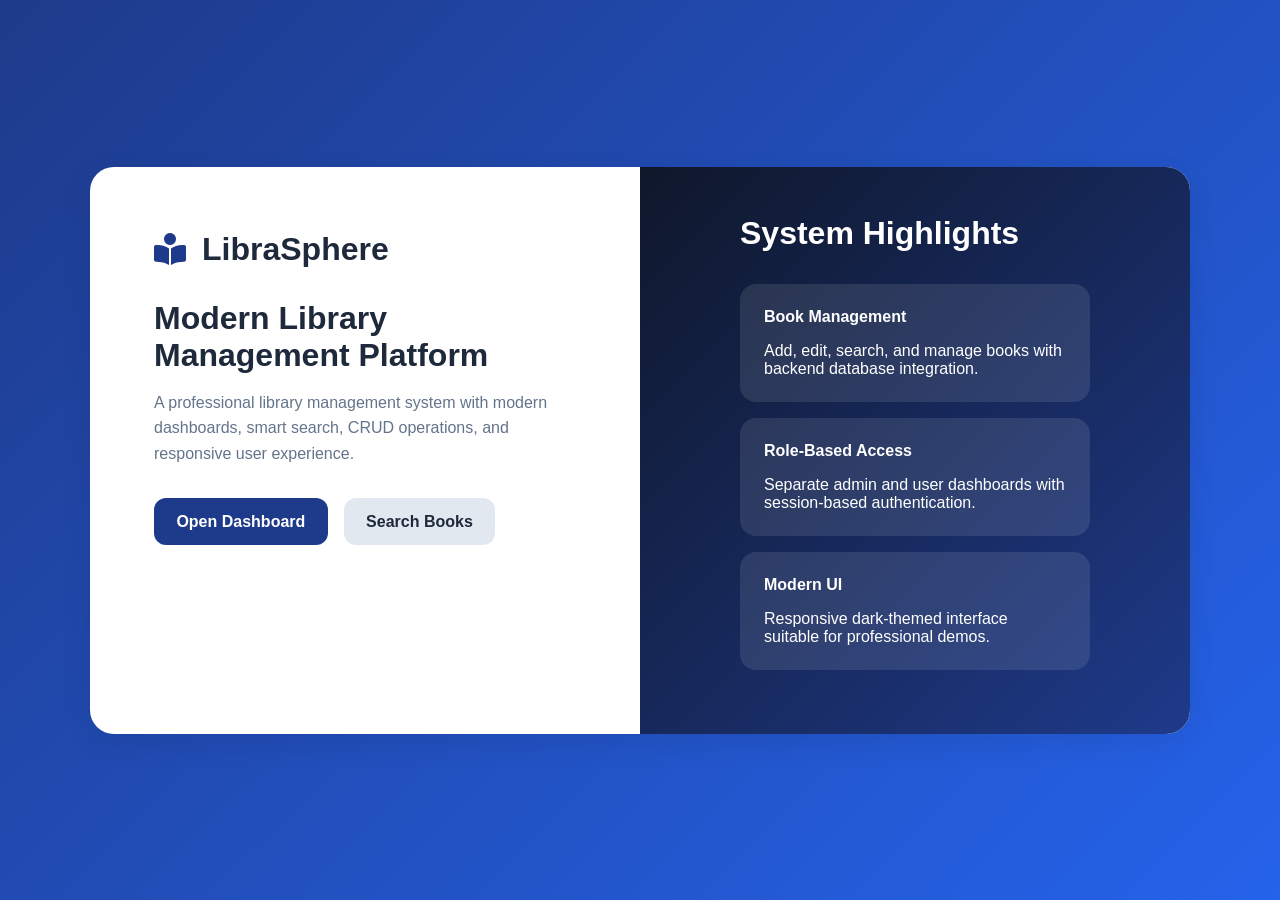
<file: ModernLibraryFrontend/index.html>
<!DOCTYPE html>
<html lang="en">

<head>

    <meta charset="UTF-8">

    <meta
        name="viewport"
        content="width=device-width, initial-scale=1.0"
    >

    <title>LibraSphere</title>

    <link
        rel="stylesheet"
        href="css/style.css"
    >

    <link
        rel="stylesheet"
        href="https://cdnjs.cloudflare.com/ajax/libs/font-awesome/6.5.2/css/all.min.css"
    >

</head>

<body class="login-body">

    <div class="login-container">

        <!-- LEFT -->

        <div class="login-left">

            <div class="brand">

                <i class="fa-solid fa-book-open-reader"></i>

                <h1>LibraSphere</h1>

            </div>

            <h2>
                Modern Library Management Platform
            </h2>

            <p class="subtitle">

                A professional library management system with
                modern dashboards, smart search, CRUD operations,
                and responsive user experience.

            </p>

            <div class="topbar-actions" style="margin-top:2rem;">

                <a
                    href="pages/login.html"
                    class="btn btn-primary"
                    style="text-decoration:none;"
                >
                    Open Dashboard
                </a>

                <a
                    href="pages/search-books.html"
                    class="btn btn-secondary"
                    style="text-decoration:none;"
                >
                    Search Books
                </a>

            </div>

        </div>

        <!-- RIGHT -->

        <div class="login-right">

            <div class="demo-card">

                <h3>System Highlights</h3>

                <div class="credential-box">

                    <h4>Book Management</h4>

                    <p>
                        Add, edit, search, and manage books
                        with backend database integration.
                    </p>

                </div>

                <div class="credential-box">

                    <h4>Role-Based Access</h4>

                    <p>
                        Separate admin and user dashboards
                        with session-based authentication.
                    </p>

                </div>

                <div class="credential-box">

                    <h4>Modern UI</h4>

                    <p>
                        Responsive dark-themed interface
                        suitable for professional demos.
                    </p>

                </div>

            </div>

        </div>

    </div>

</body>

</html>
</file>
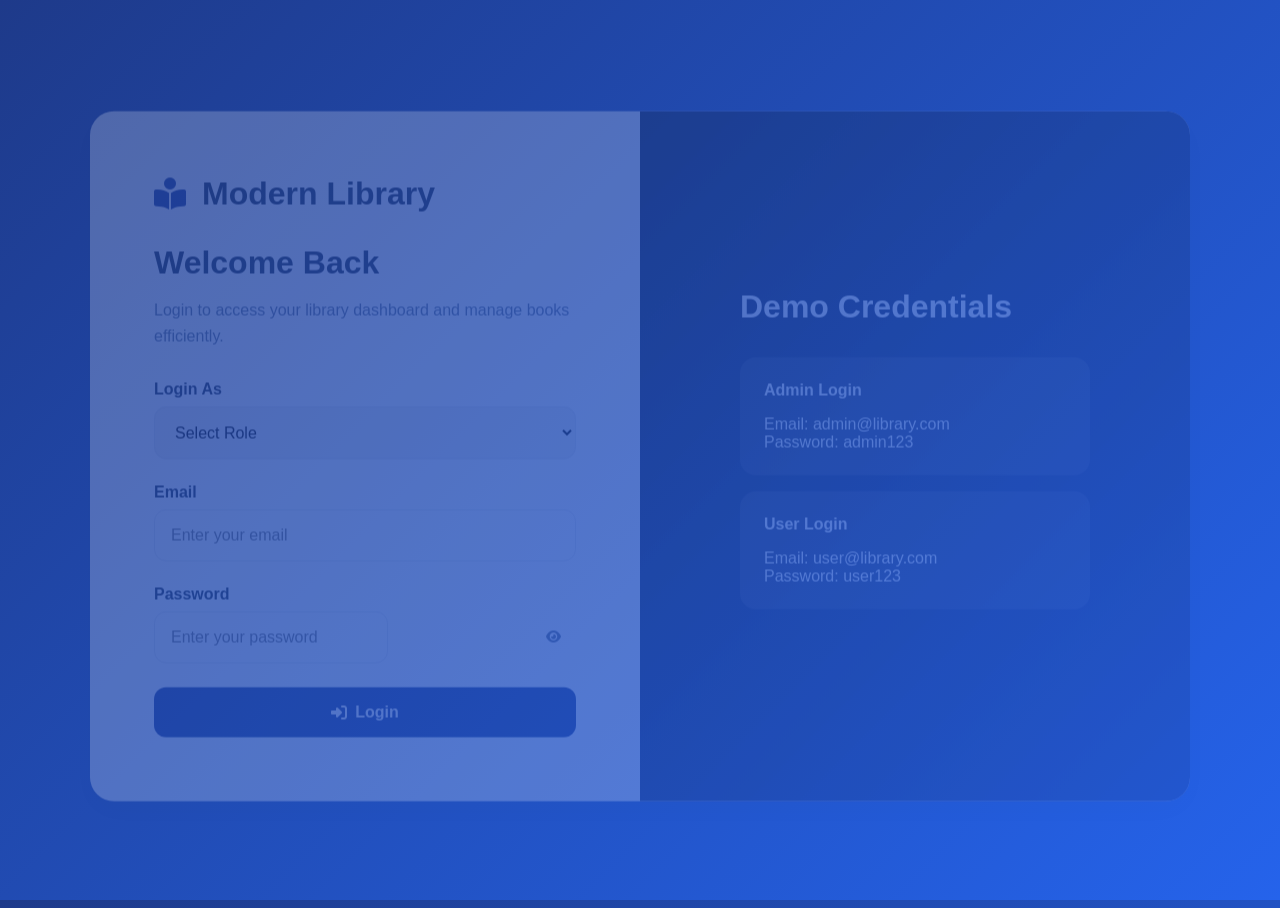
<file: ModernLibraryFrontend/pages/admin-dashboard.html>
<!DOCTYPE html>
<html lang="en">
<head>
<meta charset="UTF-8">
<meta name="viewport" content="width=device-width, initial-scale=1.0">
<title>Admin Dashboard</title>
<link rel="stylesheet" href="../css/style.css">
</head>
<body onload="initializeAdminDashboard()">

<div class="dashboard">

    <aside class="sidebar">
        <h2>LibraSphere</h2>

        <ul>
            <li><a class="active" href="#">Dashboard</a></li>
            <li><a href="manage-books.html">Manage Books</a></li>
            <li><a href="search-books.html">Search Books</a></li>
            <li><a href="user-dashboard.html">User Panel</a></li>
            <li><a href="#" onclick="logout()">Logout</a></li>
        </ul>
    </aside>

    <main class="main">

        <div class="topbar">

    <div>
        <h1>Admin Dashboard</h1>

        <p class="welcome-text">
            Welcome back,
            <span id="loggedUser"></span>
        </p>
    </div>

    <div class="topbar-actions">

        <button class="btn btn-primary">
            Generate Report
        </button>

        <button class="btn btn-danger" onclick="logout()">
            Logout
        </button>

    </div>

</div>

            <button class="btn btn-primary">Generate Report</button>
        </div>

    <section class="stats">

    <div class="stat-card">
        <p>Total Books</p>
        <h2 id="totalBooks">0</h2>
    </div>

    <div class="stat-card">
        <p>Issued Books</p>
        <h2 id="issuedBooks">0</h2>
    </div>

    <div class="stat-card">
        <p>Available</p>
        <h2 id="availableBooks">0</h2>
    </div>

    <div class="stat-card">
        <p>Active Users</p>
        <h2>24</h2>
    </div>

</section>
        <section class="table-container">
            <table>
                <thead>
                    <tr>
                        <th>Book</th>
                        <th>Author</th>
                        <th>Status</th>
                        <th>Category</th>
                    </tr>
                </thead>

                <tbody>
                    <tr>
                        <td>Clean Code</td>
                        <td>Robert C. Martin</td>
                        <td><span class="status available">Available</span></td>
                        <td>Programming</td>
                    </tr>

                    <tr>
                        <td>Operating Systems</td>
                        <td>Galvin</td>
                        <td><span class="status issued">Issued</span></td>
                        <td>Computer Science</td>
                    </tr>

                    <tr>
                        <td>Database Systems</td>
                        <td>Korth</td>
                        <td><span class="status available">Available</span></td>
                        <td>DBMS</td>
                    </tr>
                </tbody>
            </table>
        </section>

    </main>

</div>

<script src="../js/auth.js"></script>
<script src="../js/app.js"></script>
<script>

function initializeAdminDashboard() {

    protectRoute("admin");

    loadUserInfo();

    loadDashboardStats();
}

async function loadDashboardStats() {

    try {

        const response = await fetch(
            "https://library-management-system-wgmk.onrender.com/books"
        );

        const books = await response.json();

        document.getElementById("totalBooks").textContent =
            books.length;

        document.getElementById("availableBooks").textContent =
            books.length;

        document.getElementById("issuedBooks").textContent =
            0;

    } catch (error) {

        console.error("Error loading dashboard stats:", error);
    }
}

</script>
<script>

function initializeAdminDashboard() {

    protectRoute("admin");

    loadUserInfo();

    loadDashboardStats();
}

async function loadDashboardStats() {

    try {

        const response = await fetch(
            "https://library-management-system-wgmk.onrender.com/books"
        );

        const books = await response.json();

        document.getElementById("totalBooks").textContent =
            books.length;

        document.getElementById("availableBooks").textContent =
            books.filter(book => book.available).length;

        document.getElementById("issuedBooks").textContent =
            books.filter(book => !book.available).length;

    } catch (error) {

        console.error(
            "Error loading dashboard stats:",
            error
        );
    }
}

</script>
</body>
</html>
</file>
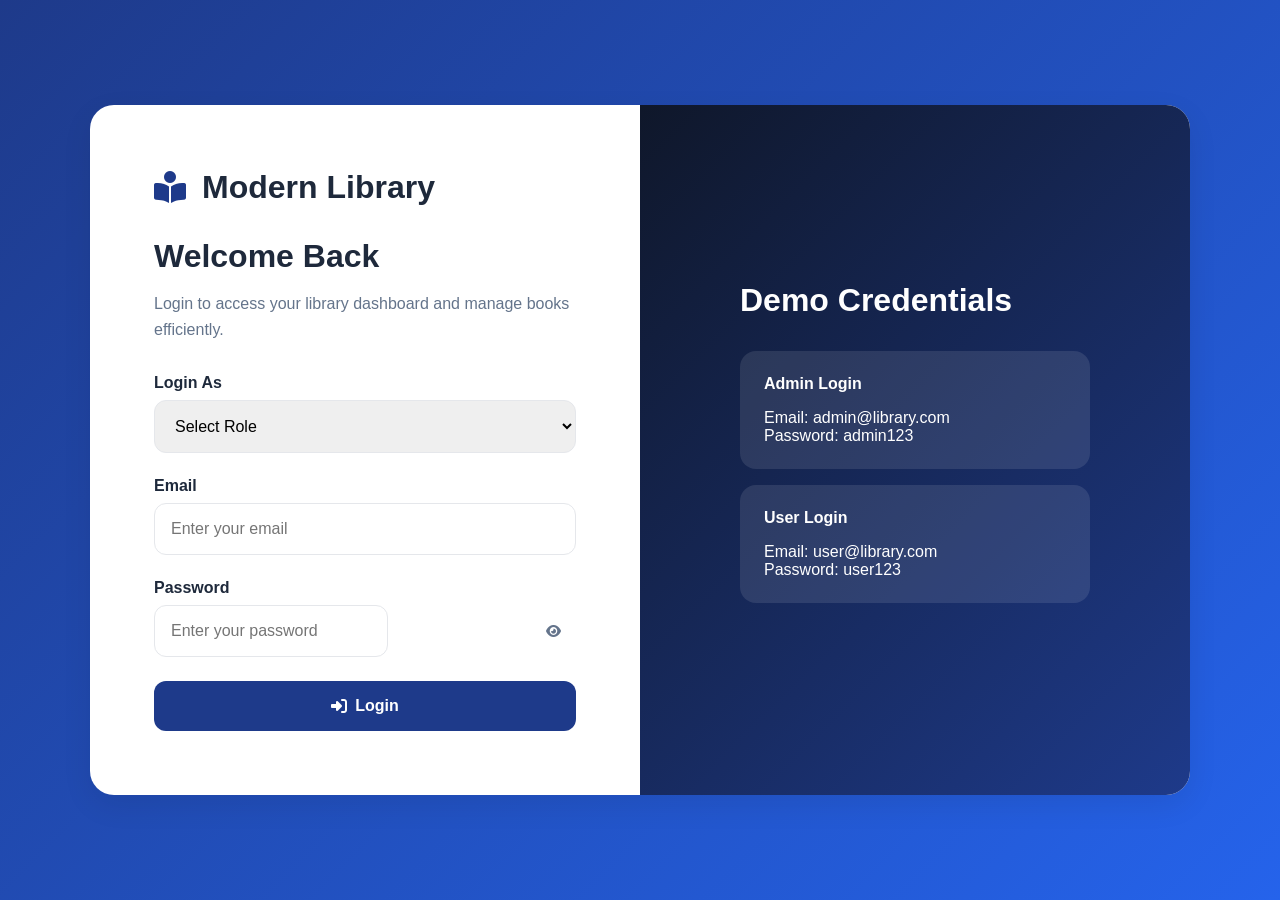
<file: ModernLibraryFrontend/pages/borrow-books.html>
<!DOCTYPE html>
<html lang="en">

<head>

    <meta charset="UTF-8">

    <meta
        name="viewport"
        content="width=device-width, initial-scale=1.0"
    >

    <title>Borrow Books</title>

    <link
        rel="stylesheet"
        href="../css/style.css"
    >

</head>

<body>

    <div class="dashboard">

        <aside class="sidebar">

            <h2>LibraSphere</h2>

            <ul>

                <li>
                    <a href="user-dashboard.html">
                        Dashboard
                    </a>
                </li>

                <li>
                    <a class="active" href="#">
                        Borrow Books
                    </a>
                </li>

                <li>
                    <a href="return-books.html">
                        Return Books
                    </a>
                </li>

                <li>
                    <a href="history.html">
                        History
                    </a>
                </li>

                <li>
                    <a href="#" onclick="logout()">
                        Logout
                    </a>
                </li>

            </ul>

        </aside>

        <main class="main">

            <div class="table-card">

                <h1 style="margin-bottom:1rem;">
                    Borrow Books
                </h1>

                <p class="welcome-text">
                    Borrow system will be integrated soon.
                </p>

            </div>

        </main>

    </div>

    <script src="../js/auth.js"></script>

    <script>
        protectRoute();
    </script>

</body>

</html>
</file>
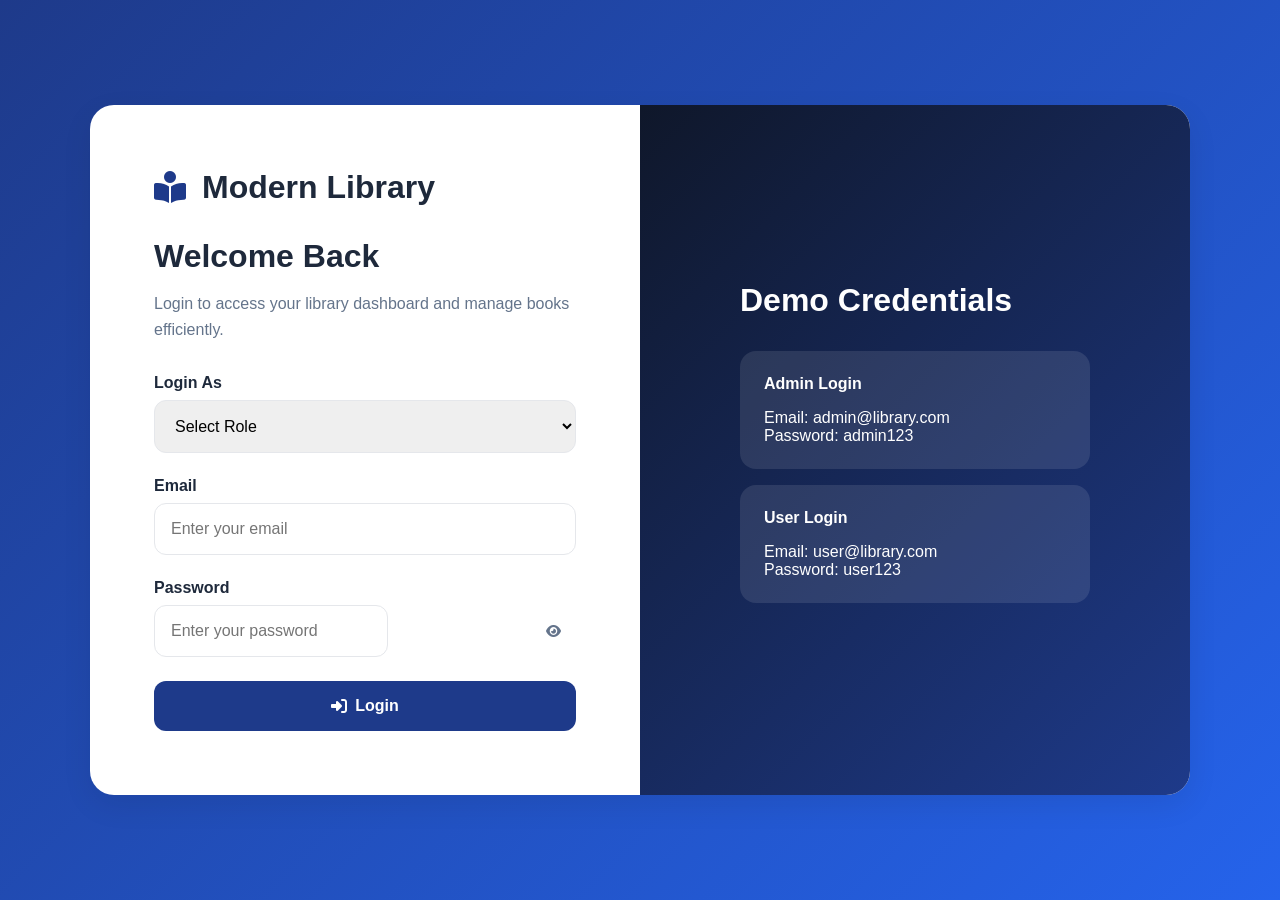
<file: ModernLibraryFrontend/pages/history.html>
<!DOCTYPE html>
<html lang="en">

<head>

    <meta charset="UTF-8">

    <meta
        name="viewport"
        content="width=device-width, initial-scale=1.0"
    >

    <title>History</title>

    <link
        rel="stylesheet"
        href="../css/style.css"
    >

</head>

<body>

    <div class="dashboard">

        <aside class="sidebar">

            <h2>LibraSphere</h2>

            <ul>

                <li>
                    <a href="user-dashboard.html">
                        Dashboard
                    </a>
                </li>

                <li>
                    <a href="borrow-books.html">
                        Borrow Books
                    </a>
                </li>

                <li>
                    <a href="return-books.html">
                        Return Books
                    </a>
                </li>

                <li>
                    <a class="active" href="#">
                        History
                    </a>
                </li>

                <li>
                    <a href="#" onclick="logout()">
                        Logout
                    </a>
                </li>

            </ul>

        </aside>

        <main class="main">

            <div class="table-card">

                <h1 style="margin-bottom:1rem;">
                    Borrow History
                </h1>

                <p class="welcome-text">
                    Borrow and return history will appear here.
                </p>

            </div>

        </main>

    </div>

    <script src="../js/auth.js"></script>

    <script>
        protectRoute();
    </script>

</body>

</html>
</file>
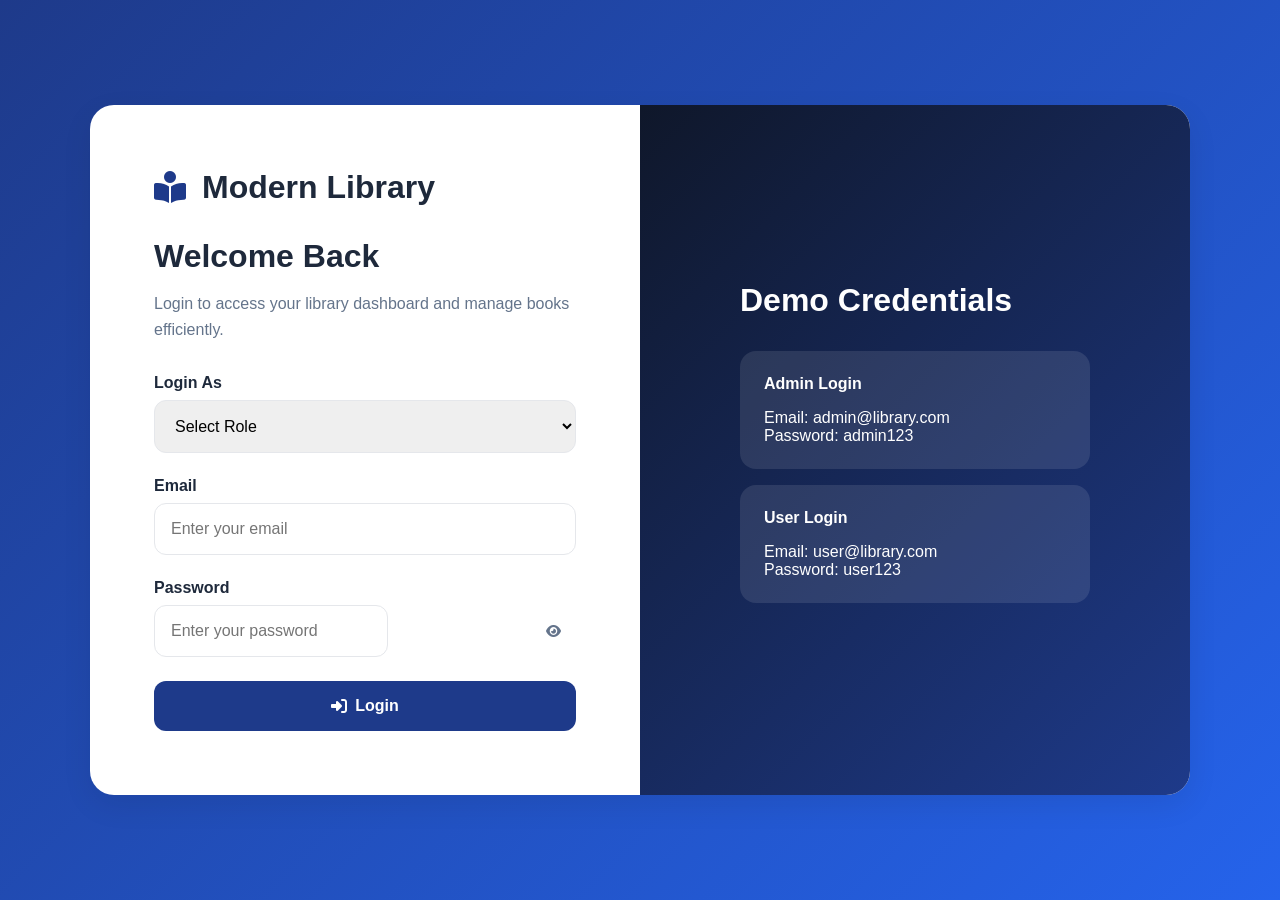
<file: ModernLibraryFrontend/pages/login.html>
<!DOCTYPE html>
<html lang="en">
<head>
    <meta charset="UTF-8" />
    <meta name="viewport" content="width=device-width, initial-scale=1.0" />
    <title>Library Login</title>

    <link rel="stylesheet" href="../css/style.css" />

    <link
        rel="stylesheet"
        href="https://cdnjs.cloudflare.com/ajax/libs/font-awesome/6.5.2/css/all.min.css"
    />
</head>

<body class="login-body">

    <div class="login-container">

        <!-- LEFT SIDE -->
        <div class="login-left">

            <div class="brand">
                <i class="fa-solid fa-book-open-reader"></i>
                <h1>Modern Library</h1>
            </div>

            <h2>Welcome Back</h2>

            <p class="subtitle">
                Login to access your library dashboard and manage books efficiently.
            </p>

            <form id="loginForm" class="login-form">

                <!-- ROLE -->
                <div class="input-group">
                    <label for="role">Login As</label>

                    <select id="role" required>
                        <option value="">Select Role</option>
                        <option value="admin">Admin</option>
                        <option value="user">User</option>
                    </select>
                </div>

                <!-- EMAIL -->
                <div class="input-group">
                    <label for="email">Email</label>

                    <input
                        type="email"
                        id="email"
                        placeholder="Enter your email"
                        required
                    />
                </div>

                <!-- PASSWORD -->
                <div class="input-group">
                    <label for="password">Password</label>

                    <div class="password-box">
                        <input
                            type="password"
                            id="password"
                            placeholder="Enter your password"
                            required
                        />

                        <button
                            type="button"
                            id="togglePassword"
                            class="toggle-password"
                        >
                            <i class="fa-solid fa-eye"></i>
                        </button>
                    </div>
                </div>

                <!-- LOGIN BUTTON -->
                <button type="submit" class="login-btn">
                    <i class="fa-solid fa-right-to-bracket"></i>
                    Login
                </button>

            </form>

        </div>

        <!-- RIGHT SIDE -->
        <div class="login-right">

            <div class="demo-card">

                <h3>Demo Credentials</h3>

                <div class="credential-box">
                    <h4>Admin Login</h4>

                    <p>Email: admin@library.com</p>
                    <p>Password: admin123</p>
                </div>

                <div class="credential-box">
                    <h4>User Login</h4>

                    <p>Email: user@library.com</p>
                    <p>Password: user123</p>
                </div>

            </div>

        </div>

    </div>

    <script src="../js/auth.js"></script>

</body>
</html>
</file>
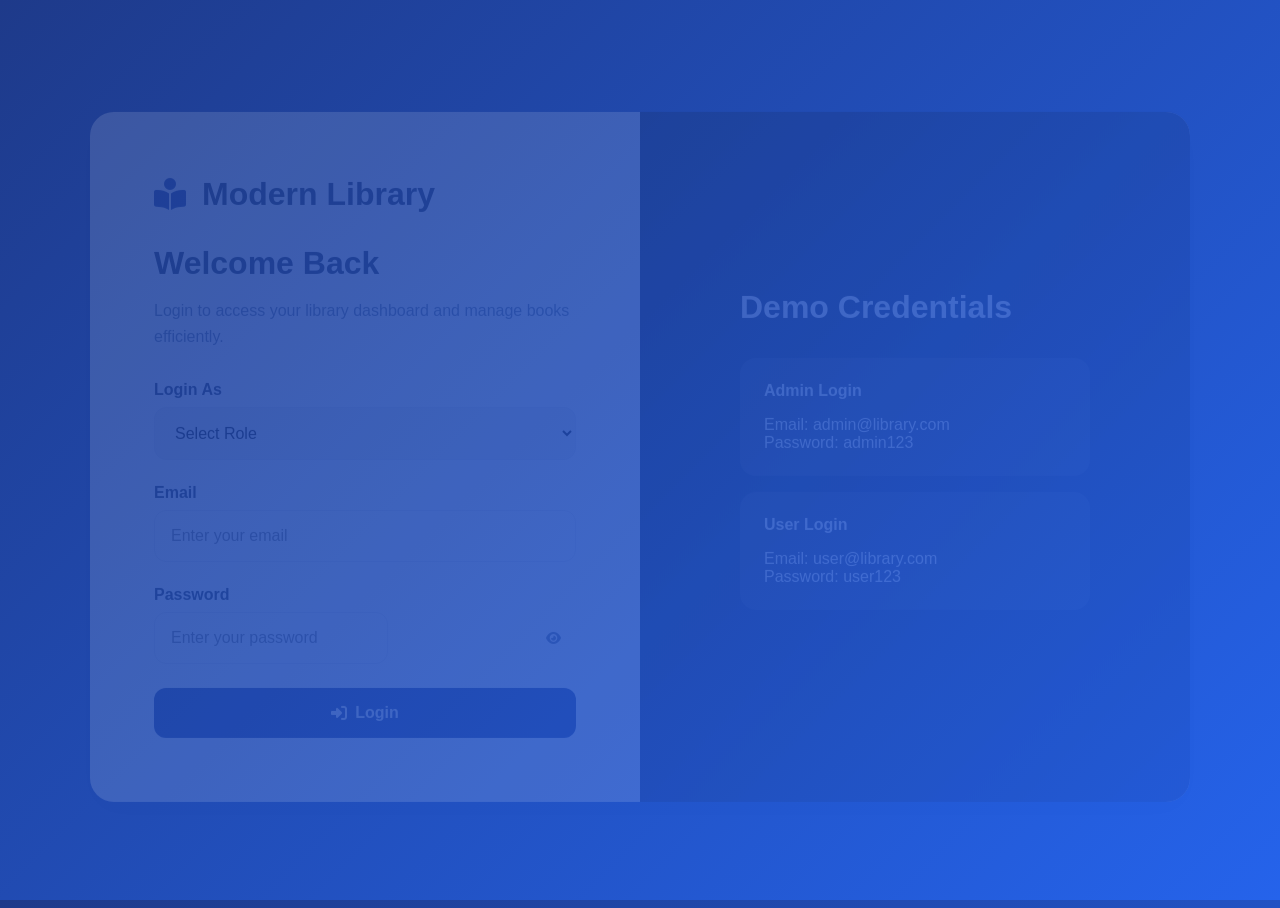
<file: ModernLibraryFrontend/pages/manage-books.html>
<!DOCTYPE html>
<html lang="en">

<head>

    <meta charset="UTF-8">

    <meta
        name="viewport"
        content="width=device-width, initial-scale=1.0"
    >

    <title>Manage Books</title>

    <link
        rel="stylesheet"
        href="../css/style.css"
    >

    <link
        rel="stylesheet"
        href="https://cdnjs.cloudflare.com/ajax/libs/font-awesome/6.5.2/css/all.min.css"
    >

</head>

<body onload="initializeManageBooks()">

    <div class="dashboard">

        <!-- SIDEBAR -->

        <aside class="sidebar">

            <h2>LibraSphere</h2>

            <ul>

                <li>
                    <a href="admin-dashboard.html">
                        <i class="fa-solid fa-house"></i>
                        Dashboard
                    </a>
                </li>

                <li>
                    <a
                        class="active"
                        href="manage-books.html"
                    >
                        <i class="fa-solid fa-book"></i>
                        Manage Books
                    </a>
                </li>

                <li>
                    <a href="search-books.html">
                        <i class="fa-solid fa-magnifying-glass"></i>
                        Search Books
                    </a>
                </li>

                <li>
                    <a href="user-dashboard.html">
                        <i class="fa-solid fa-users"></i>
                        User Panel
                    </a>
                </li>

                <li>
                    <a href="#" onclick="logout()">
                        <i class="fa-solid fa-right-from-bracket"></i>
                        Logout
                    </a>
                </li>

            </ul>

        </aside>

        <!-- MAIN CONTENT -->

        <main class="main">

            <!-- TOPBAR -->

            <div class="topbar">

                <div>

                    <h1>Manage Books</h1>

                    <p class="welcome-text">
                        Add, edit, delete, and organize books.
                    </p>

                </div>

            </div>

            <!-- SEARCH BAR -->

            <div class="search-bar-container">

                <input
                    type="text"
                    id="searchInput"
                    placeholder="Search by title, author, or category..."
                >

            </div>

            <!-- FORM CARD -->

            <div class="form-card">

                <div class="form-header">

                    <h2 id="formTitle">
                        Add New Book
                    </h2>

                </div>

                <form id="bookForm">

                    <input type="hidden" id="bookId">

                    <div class="form-grid">

                        <div class="form-group">

                            <label>Book Title</label>

                            <input
                                type="text"
                                id="title"
                                placeholder="Enter book title"
                                required
                            >

                        </div>

                        <div class="form-group">

                            <label>Author</label>

                            <input
                                type="text"
                                id="author"
                                placeholder="Enter author name"
                                required
                            >

                        </div>

                        <div class="form-group">

                            <label>Category</label>

                            <input
                                type="text"
                                id="category"
                                placeholder="Enter category"
                                required
                            >

                        </div>

                    </div>

                    <div class="form-actions">

                        <button
                            type="submit"
                            class="btn btn-primary"
                            id="submitBtn"
                        >
                            <i class="fa-solid fa-plus"></i>
                            Add Book
                        </button>

                        <button
                            type="button"
                            class="btn btn-danger"
                            id="cancelEditBtn"
                            style="display:none;"
                            onclick="cancelEdit()"
                        >
                            Cancel Edit
                        </button>

                    </div>

                </form>

            </div>

            <!-- TABLE CARD -->

            <div class="table-card">

                <div class="table-header">

                    <h2>Library Books</h2>

                    <span id="bookCount">
                        0 Books
                    </span>

                </div>

                <!-- LOADING -->

                <div
                    id="loadingState"
                    class="loading-state"
                >
                    Loading books...
                </div>

                <!-- EMPTY STATE -->

                <div
                    id="emptyState"
                    class="empty-state"
                    style="display:none;"
                >

                    <i class="fa-solid fa-book-open"></i>

                    <p>No books found</p>

                </div>

                <!-- TABLE -->

                <div class="table-container">

                    <table>

                        <thead>

                            <tr>

                                <th>ID</th>

                                <th>Title</th>

                                <th>Author</th>

                                <th>Category</th>

                                <th>Status</th>

                                <th>Actions</th>

                            </tr>

                        </thead>

                        <tbody id="bookTableBody"></tbody>

                    </table>

                </div>

            </div>

        </main>

    </div>

    <!-- SCRIPTS -->

    <script src="../js/auth.js"></script>

    <script src="../js/app.js"></script>

    <script>

        function initializeManageBooks() {

            protectRoute("admin");

            loadBooks();

            setupSearch();
        }

        document
            .getElementById("bookForm")
            .addEventListener("submit", addBook);

    </script>

</body>

</html>
</file>
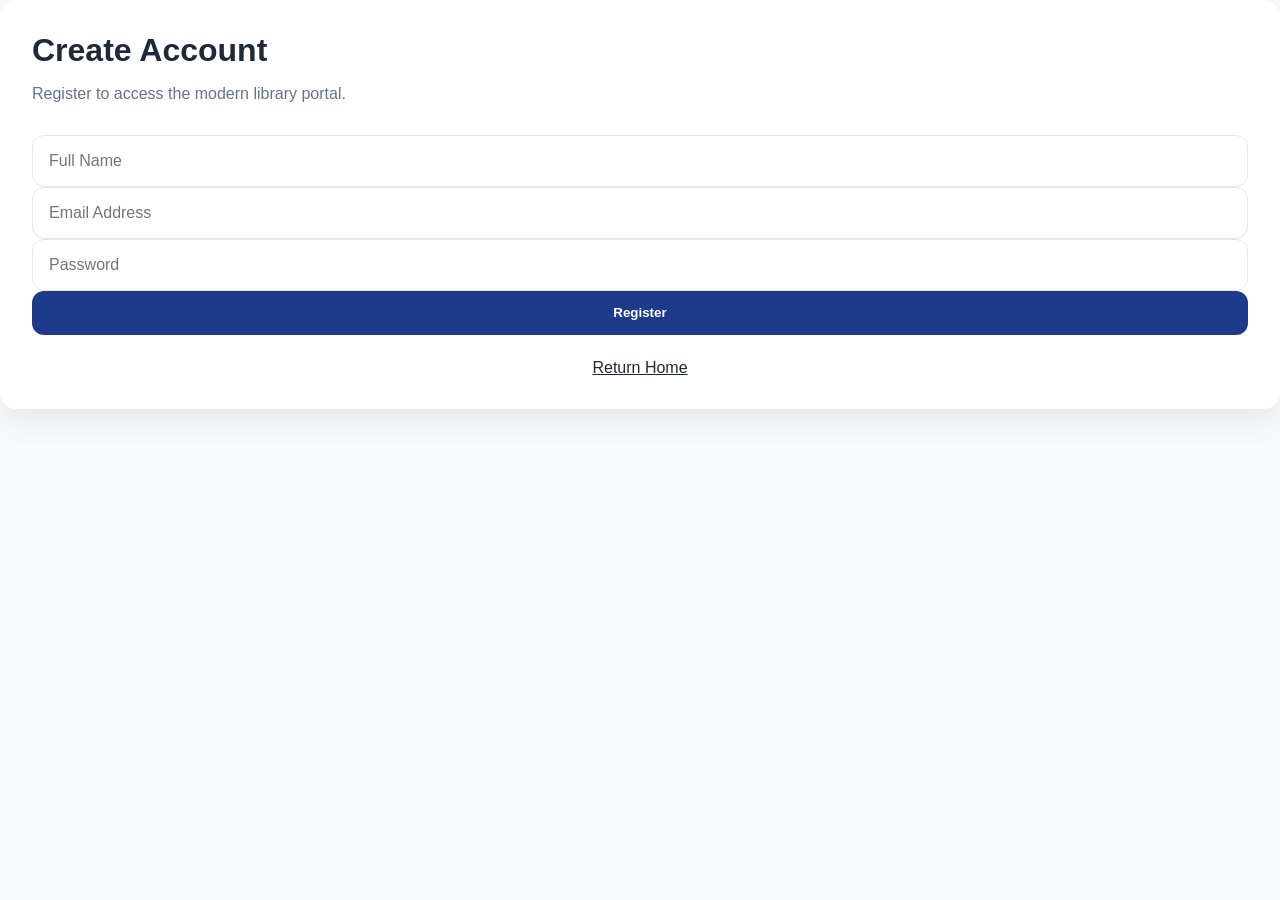
<file: ModernLibraryFrontend/pages/register.html>
<!DOCTYPE html>
<html lang="en">
<head>
<meta charset="UTF-8">
<meta name="viewport" content="width=device-width, initial-scale=1.0">
<title>Register</title>
<link rel="stylesheet" href="../css/style.css">
</head>
<body>

<div class="container">

    <div class="form-card">
        <h1 style="margin-bottom:1rem;">Create Account</h1>

        <p style="color:var(--muted); margin-bottom:2rem;">
            Register to access the modern library portal.
        </p>

        <div class="form-group">
            <input type="text" id="fullName" placeholder="Full Name">
        </div>

        <div class="form-group">
            <input type="email" id="email" placeholder="Email Address">
        </div>

        <div class="form-group">
            <input type="password" id="password" placeholder="Password">
        </div>

        <button class="btn btn-primary" style="width:100%;" onclick="registerUser()">
            Register
        </button>

        <div style="margin-top:1.5rem; text-align:center;">
            <a href="#" onclick="logout()" style="color:var(--accent);">
                Return Home
            </a>
        </div>
    </div>

</div>

<script>

async function registerUser() {

    const fullName = document.getElementById("fullName").value;
    const email = document.getElementById("email").value;
    const password = document.getElementById("password").value;

    try {

        const response = await fetch(
            "https://library-management-system-wgmk.onrender.com/auth/register",
            {
                method: "POST",
                headers: {
                    "Content-Type": "application/json"
                },
                body: JSON.stringify({
                    fullName,
                    email,
                    password
                })
            }
        );

        const result = await response.text();

        alert(result);

    } catch(error) {
        console.error(error);
        alert("Registration failed");
    }
}
</script>

</body>
</html>
</file>
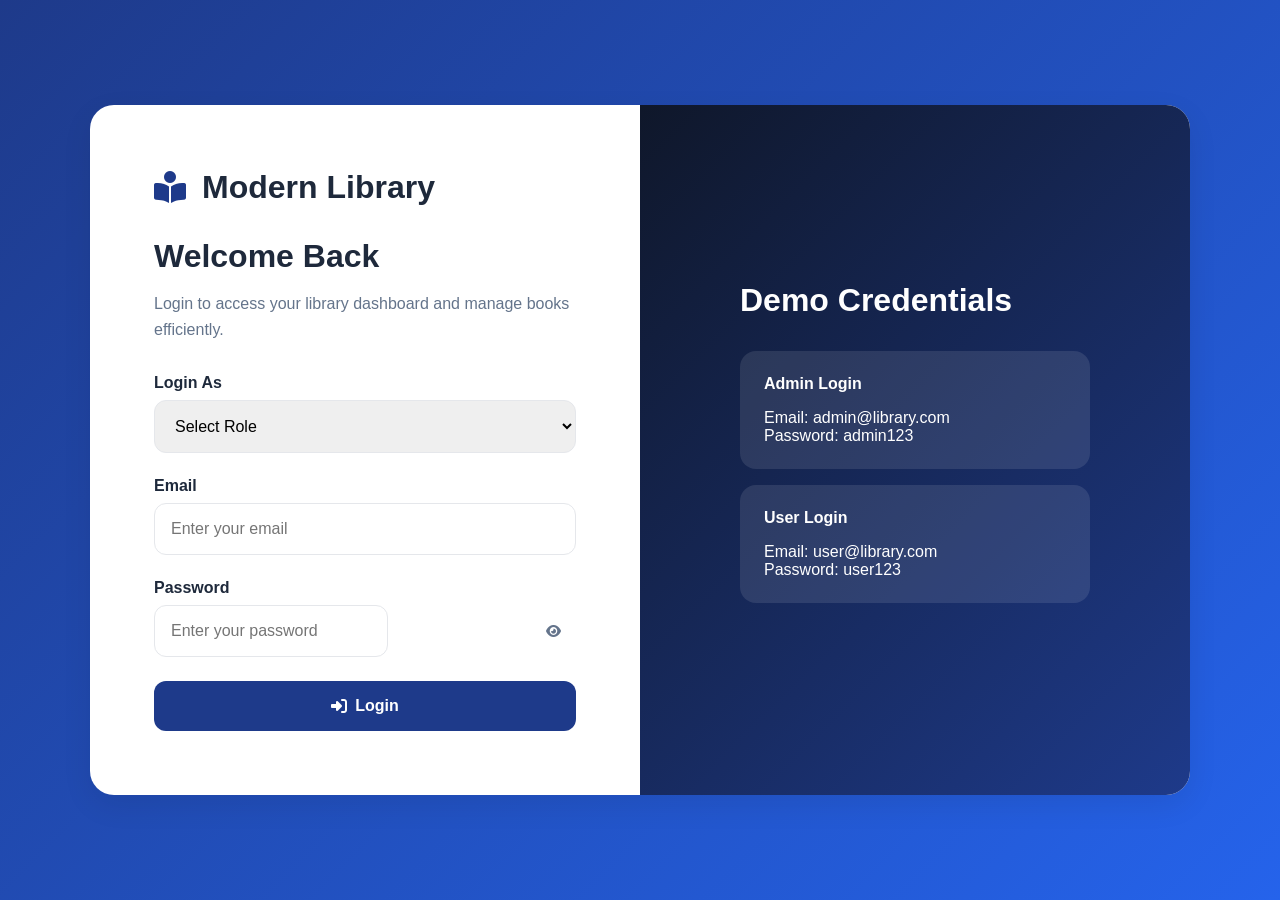
<file: ModernLibraryFrontend/pages/return-books.html>
<!DOCTYPE html>
<html lang="en">

<head>

    <meta charset="UTF-8">

    <meta
        name="viewport"
        content="width=device-width, initial-scale=1.0"
    >

    <title>Return Books</title>

    <link
        rel="stylesheet"
        href="../css/style.css"
    >

</head>

<body>

    <div class="dashboard">

        <aside class="sidebar">

            <h2>LibraSphere</h2>

            <ul>

                <li>
                    <a href="user-dashboard.html">
                        Dashboard
                    </a>
                </li>

                <li>
                    <a href="borrow-books.html">
                        Borrow Books
                    </a>
                </li>

                <li>
                    <a class="active" href="#">
                        Return Books
                    </a>
                </li>

                <li>
                    <a href="history.html">
                        History
                    </a>
                </li>

                <li>
                    <a href="#" onclick="logout()">
                        Logout
                    </a>
                </li>

            </ul>

        </aside>

        <main class="main">

            <div class="table-card">

                <h1 style="margin-bottom:1rem;">
                    Return Books
                </h1>

                <p class="welcome-text">
                    Return workflow will be added soon.
                </p>

            </div>

        </main>

    </div>

    <script src="../js/auth.js"></script>

    <script>
        protectRoute();
    </script>

</body>

</html>
</file>
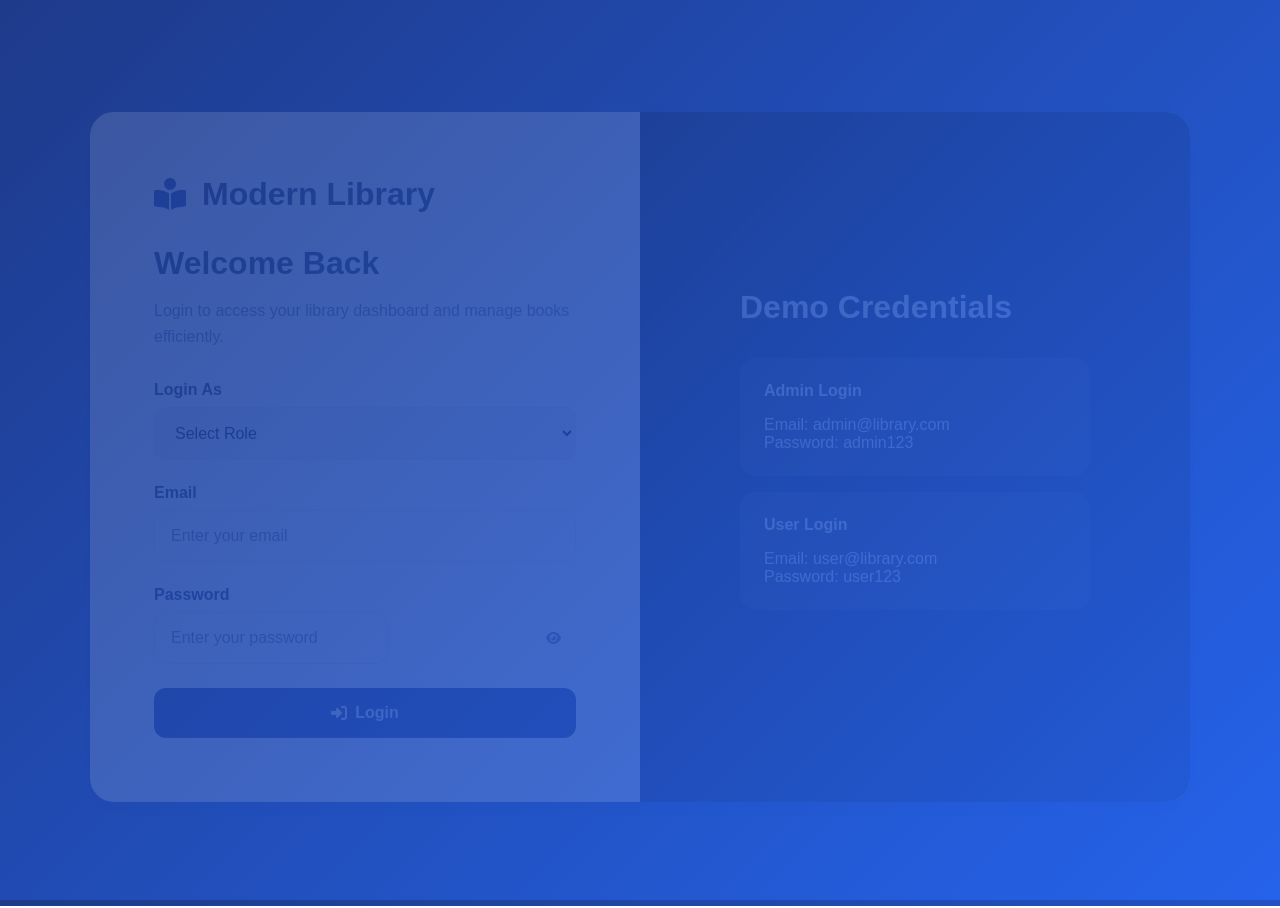
<file: ModernLibraryFrontend/pages/search-books.html>
<!DOCTYPE html>
<html lang="en">

<head>

    <meta charset="UTF-8">

    <meta
        name="viewport"
        content="width=device-width, initial-scale=1.0"
    >

    <title>Search Books</title>

    <link
        rel="stylesheet"
        href="../css/style.css"
    >

    <link
        rel="stylesheet"
        href="https://cdnjs.cloudflare.com/ajax/libs/font-awesome/6.5.2/css/all.min.css"
    >

</head>

<body onload="initializeSearchPage()">

    <div class="dashboard">

        <!-- SIDEBAR -->

        <aside class="sidebar">

            <h2>LibraSphere</h2>

            <ul>

                <li>
                    <a href="admin-dashboard.html">
                        <i class="fa-solid fa-house"></i>
                        Dashboard
                    </a>
                </li>

                <li>
                    <a href="manage-books.html">
                        <i class="fa-solid fa-book"></i>
                        Manage Books
                    </a>
                </li>

                <li>
                    <a
                        class="active"
                        href="search-books.html"
                    >
                        <i class="fa-solid fa-magnifying-glass"></i>
                        Search Books
                    </a>
                </li>

                <li>
                    <a href="user-dashboard.html">
                        <i class="fa-solid fa-users"></i>
                        User Panel
                    </a>
                </li>

                <li>
                    <a href="#" onclick="logout()">
                        <i class="fa-solid fa-right-from-bracket"></i>
                        Logout
                    </a>
                </li>

            </ul>

        </aside>

        <!-- MAIN CONTENT -->

        <main class="main">

            <!-- TOPBAR -->

            <div class="topbar">

                <div>

                    <h1>Search Books</h1>

                    <p class="welcome-text">
                        Quickly search books from the library database.
                    </p>

                </div>

            </div>

            <!-- SEARCH BAR -->

            <div class="search-bar-container">

                <input
                    type="text"
                    id="searchInput"
                    placeholder="Search by title, author, or category..."
                >

            </div>

            <!-- TABLE CARD -->

            <div class="table-card">

                <div class="table-header">

                    <h2>Library Collection</h2>

                    <span id="bookCount">
                        0 Books
                    </span>

                </div>

                <!-- LOADING -->

                <div
                    id="loadingState"
                    class="loading-state"
                >
                    Loading books...
                </div>

                <!-- EMPTY STATE -->

                <div
                    id="emptyState"
                    class="empty-state"
                    style="display:none;"
                >

                    <i class="fa-solid fa-book-open"></i>

                    <p>No matching books found</p>

                </div>

                <!-- TABLE -->

                <div class="table-container">

                    <table>

                        <thead>

                            <tr>

                                <th>ID</th>

                                <th>Title</th>

                                <th>Author</th>

                                <th>Status</th>

                                <th>Category</th>

                            </tr>

                        </thead>

                        <tbody id="booksTableBody">

                        </tbody>

                    </table>

                </div>

            </div>

        </main>

    </div>

    <!-- SCRIPTS -->

    <script src="../js/auth.js"></script>

    <script>

        const API_URL =
            "https://library-management-system-wgmk.onrender.com/books";

        let allBooks = [];

        function initializeSearchPage() {

            protectRoute();

            loadBooks();

            setupSearch();
        }

        /* =========================
           LOAD BOOKS
        ========================= */

        async function loadBooks() {

            const loadingState =
                document.getElementById("loadingState");

            try {

                loadingState.style.display = "block";

                const response =
                    await fetch(API_URL);

                const books =
                    await response.json();

                allBooks = books;

                renderBooks(books);

                updateBookCount(books);

            } catch(error) {

                console.error(
                    "Error loading books:",
                    error
                );

            } finally {

                loadingState.style.display = "none";
            }
        }

        /* =========================
           RENDER BOOKS
        ========================= */

        function renderBooks(books) {

            const tableBody =
                document.getElementById("booksTableBody");

            const emptyState =
                document.getElementById("emptyState");

            tableBody.innerHTML = "";

            if (books.length === 0) {

                emptyState.style.display = "flex";

                return;

            } else {

                emptyState.style.display = "none";
            }

            books.forEach(book => {

                tableBody.innerHTML += `

                    <tr>

                        <td>${book.id}</td>

                        <td>${book.title}</td>

                        <td>${book.author}</td>

                        <td>

                            <span class="
                                status
                                ${book.available
                                    ? 'available'
                                    : 'issued'}
                            ">

                                ${book.available
                                    ? 'Available'
                                    : 'Borrowed'}

                            </span>

                        </td>

                        <td>${book.category}</td>

                    </tr>
                `;
            });
        }

        /* =========================
           SEARCH
        ========================= */

        function setupSearch() {

            const searchInput =
                document.getElementById("searchInput");

            searchInput.addEventListener("input", () => {

                const searchTerm =
                    searchInput.value.toLowerCase();

                const filteredBooks =
                    allBooks.filter(book => {

                    return (

                        book.title
                            .toLowerCase()
                            .includes(searchTerm)

                        ||

                        book.author
                            .toLowerCase()
                            .includes(searchTerm)

                        ||

                        book.category
                            .toLowerCase()
                            .includes(searchTerm)
                    );
                });

                renderBooks(filteredBooks);

                updateBookCount(filteredBooks);
            });
        }

        /* =========================
           BOOK COUNT
        ========================= */

        function updateBookCount(books) {

            document.getElementById("bookCount")
                .textContent =
                `${books.length} Books`;
        }

    </script>

</body>

</html>
</file>
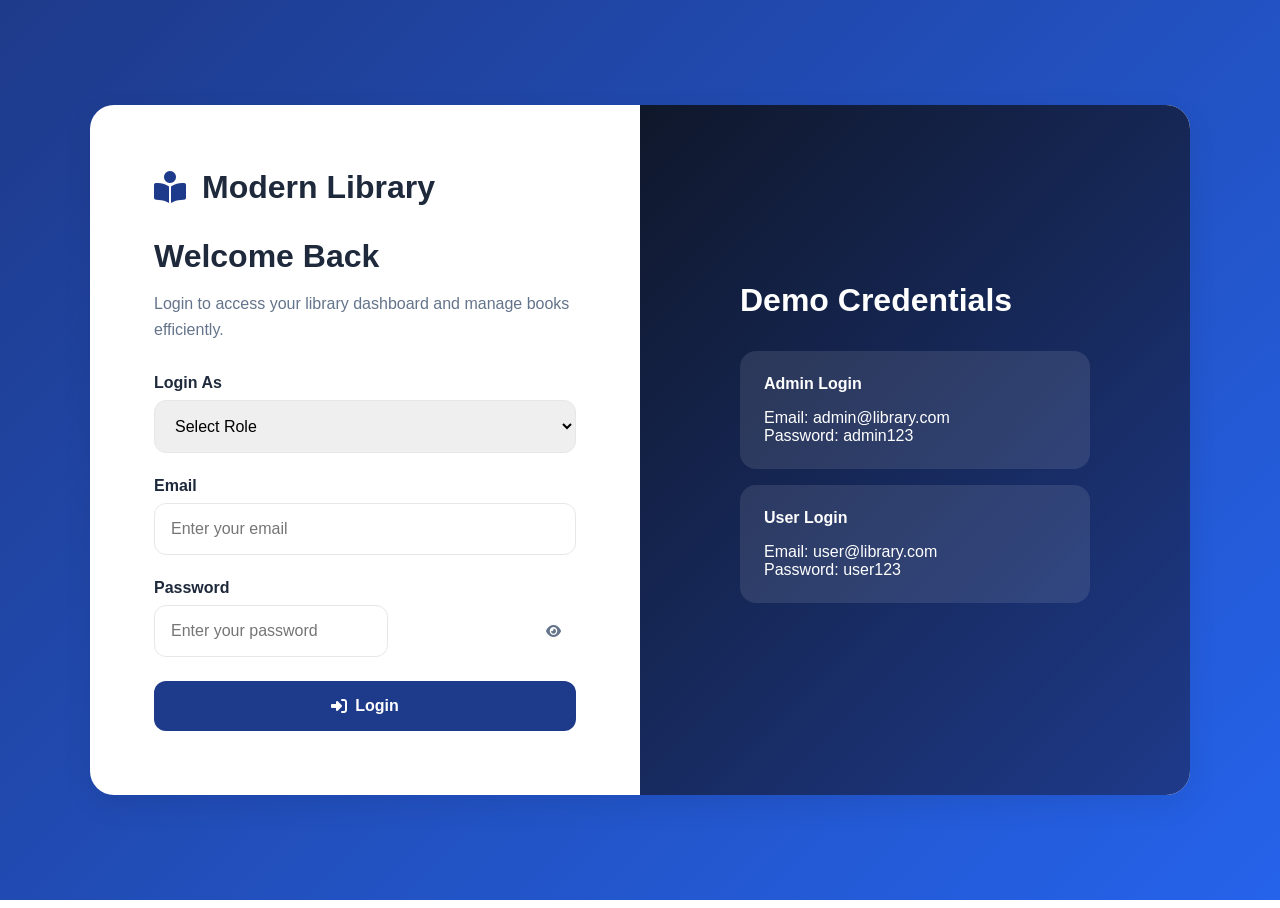
<file: ModernLibraryFrontend/pages/user-dashboard.html>
<!DOCTYPE html>
<html lang="en">

<head>

    <meta charset="UTF-8">

    <meta
        name="viewport"
        content="width=device-width, initial-scale=1.0"
    >

    <title>User Dashboard</title>

    <link
        rel="stylesheet"
        href="../css/style.css"
    >

    <link
        rel="stylesheet"
        href="https://cdnjs.cloudflare.com/ajax/libs/font-awesome/6.5.2/css/all.min.css"
    >

</head>

<body onload="initializeUserDashboard()">

    <div class="dashboard">

        <!-- SIDEBAR -->

        <aside class="sidebar">

            <h2>LibraSphere</h2>

            <ul>

                <li>
                    <a
                        class="active"
                        href="user-dashboard.html"
                    >
                        <i class="fa-solid fa-house"></i>
                        Dashboard
                    </a>
                </li>

                <li>
                    <a href="search-books.html">
                        <i class="fa-solid fa-magnifying-glass"></i>
                        Search Books
                    </a>
                </li>

                <li>
                    <a href="borrow-books.html">
                        <i class="fa-solid fa-book-open"></i>
                        Borrow Books
                    </a>
                </li>

                <li>
                    <a href="return-books.html">
                        <i class="fa-solid fa-rotate-left"></i>
                        Return Books
                    </a>
                </li>

                <li>
                    <a href="history.html">
                        <i class="fa-solid fa-clock-rotate-left"></i>
                        History
                    </a>
                </li>

                <li>
                    <a href="#" onclick="logout()">
                        <i class="fa-solid fa-right-from-bracket"></i>
                        Logout
                    </a>
                </li>

            </ul>

        </aside>

        <!-- MAIN -->

        <main class="main">

            <!-- TOPBAR -->

            <div class="topbar">

                <div>

                    <h1>User Dashboard</h1>

                    <p class="welcome-text">
                        Welcome back,
                        <span id="loggedUser"></span>
                    </p>

                </div>

                <button class="btn btn-primary">
                    Browse Books
                </button>

            </div>

            <!-- STATS -->

            <section class="stats">

                <div class="stat-card">

                    <p>Available Books</p>

                    <h2 id="availableBooks">
                        0
                    </h2>

                </div>

                <div class="stat-card">

                    <p>Borrowed Books</p>

                    <h2>
                        2
                    </h2>

                </div>

                <div class="stat-card">

                    <p>Returned Books</p>

                    <h2>
                        5
                    </h2>

                </div>

                <div class="stat-card">

                    <p>Pending Returns</p>

                    <h2>
                        1
                    </h2>

                </div>

            </section>

            <!-- AVAILABLE BOOKS -->

            <section class="table-card">

                <div class="table-header">

                    <h2>Available Books</h2>

                    <span id="bookCount">
                        0 Books
                    </span>

                </div>

                <!-- SEARCH -->

                <div class="search-bar-container">

                    <input
                        type="text"
                        id="searchInput"
                        placeholder="Search books..."
                    >

                </div>

                <!-- LOADING -->

                <div
                    id="loadingState"
                    class="loading-state"
                >
                    Loading books...
                </div>

                <!-- EMPTY -->

                <div
                    id="emptyState"
                    class="empty-state"
                    style="display:none;"
                >

                    <i class="fa-solid fa-book-open"></i>

                    <p>No books found</p>

                </div>

                <!-- TABLE -->

                <div class="table-container">

                    <table>

                        <thead>

                            <tr>

                                <th>Title</th>

                                <th>Author</th>

                                <th>Category</th>

                                <th>Status</th>

                                <th>Action</th>

                            </tr>

                        </thead>

                        <tbody id="bookTableBody">

                        </tbody>

                    </table>

                </div>

            </section>

        </main>

    </div>

    <!-- SCRIPTS -->

    <script src="../js/auth.js"></script>

    <script>

        const API_URL =
            "https://library-management-system-wgmk.onrender.com/books";

        let allBooks = [];

        function initializeUserDashboard() {

            protectRoute();

            loadUserInfo();

            loadBooks();

            setupSearch();
        }

        /* =========================
           LOAD BOOKS
        ========================= */

        async function loadBooks() {

            const loadingState =
                document.getElementById("loadingState");

            try {

                loadingState.style.display = "block";

                const response =
                    await fetch(API_URL);

                const books =
                    await response.json();

                allBooks = books;

                renderBooks(books);

                updateBookStats(books);

            } catch(error) {

                console.error(
                    "Error loading books:",
                    error
                );

            } finally {

                loadingState.style.display = "none";
            }
        }

        /* =========================
           RENDER BOOKS
        ========================= */

        function renderBooks(books) {

            const tableBody =
                document.getElementById("bookTableBody");

            const emptyState =
                document.getElementById("emptyState");

            tableBody.innerHTML = "";

            if (books.length === 0) {

                emptyState.style.display = "flex";

                return;

            } else {

                emptyState.style.display = "none";
            }

            books.forEach(book => {

                tableBody.innerHTML += `

                    <tr>

                        <td>${book.title}</td>

                        <td>${book.author}</td>

                        <td>${book.category}</td>

                        <td>

                            <span class="
                                status
                                ${book.available
                                    ? 'available'
                                    : 'issued'}
                            ">

                                ${book.available
                                    ? 'Available'
                                    : 'Borrowed'}

                            </span>

                        </td>

                        <td>

                            <button
                                class="btn btn-primary"
                            >
                                Borrow
                            </button>

                        </td>

                    </tr>
                `;
            });
        }

        /* =========================
           SEARCH
        ========================= */

        function setupSearch() {

            const searchInput =
                document.getElementById("searchInput");

            searchInput.addEventListener("input", () => {

                const searchTerm =
                    searchInput.value.toLowerCase();

                const filteredBooks =
                    allBooks.filter(book => {

                    return (

                        book.title
                            .toLowerCase()
                            .includes(searchTerm)

                        ||

                        book.author
                            .toLowerCase()
                            .includes(searchTerm)

                        ||

                        book.category
                            .toLowerCase()
                            .includes(searchTerm)
                    );
                });

                renderBooks(filteredBooks);

                updateBookStats(filteredBooks);
            });
        }

        /* =========================
           STATS
        ========================= */

        function updateBookStats(books) {

            document.getElementById("bookCount")
                .textContent =
                `${books.length} Books`;

            document.getElementById("availableBooks")
                .textContent =
                books.filter(book => book.available)
                    .length;
        }

    </script>

</body>

</html>
</file>
<file: ModernLibraryFrontend/css/style.css>
/* =========================
   GLOBAL STYLES
========================= */

* {
    margin: 0;
    padding: 0;
    box-sizing: border-box;
}

:root {

    --primary: #1e3a8a;
    --primary-light: #2563eb;

    --dark: #0f172a;
    --gray: #e5e7eb;
    --light: #f8fafc;

    --white: #ffffff;

    --success: #22c55e;
    --danger: #ef4444;
    --warning: #f59e0b;

    --text: #1e293b;
    --muted: #64748b;

    --shadow:
        0 10px 30px rgba(0, 0, 0, 0.08);

    --radius: 16px;
}

body {
    font-family: Arial, Helvetica, sans-serif;
    background: var(--light);
    color: var(--text);
}

/* =========================
   LOGIN PAGE
========================= */

.login-body {

    min-height: 100vh;

    background:
        linear-gradient(
            135deg,
            #1e3a8a,
            #2563eb
        );

    display: flex;
    justify-content: center;
    align-items: center;

    padding: 2rem;
}

.login-container {

    width: 100%;
    max-width: 1100px;

    background: white;

    border-radius: 24px;

    overflow: hidden;

    display: grid;
    grid-template-columns: 1fr 1fr;

    box-shadow: var(--shadow);
}

.login-left {

    padding: 4rem;
}

.brand {

    display: flex;
    align-items: center;
    gap: 1rem;

    margin-bottom: 2rem;
}

.brand i {

    font-size: 2rem;
    color: var(--primary);
}

.brand h1 {

    font-size: 2rem;
}

.login-left h2 {

    font-size: 2rem;
    margin-bottom: 1rem;
}

.subtitle {

    color: var(--muted);
    margin-bottom: 2rem;

    line-height: 1.6;
}

.login-form {

    display: flex;
    flex-direction: column;
    gap: 1.5rem;
}

.input-group {

    display: flex;
    flex-direction: column;
    gap: 0.5rem;
}

.input-group label {

    font-weight: 600;
}

.input-group input,
.input-group select {

    padding: 1rem;

    border: 1px solid var(--gray);

    border-radius: 12px;

    font-size: 1rem;

    outline: none;

    transition: 0.3s;
}

.input-group input:focus,
.input-group select:focus {

    border-color: var(--primary-light);
}

.password-box {

    position: relative;
}

.toggle-password {

    position: absolute;

    top: 50%;
    right: 15px;

    transform: translateY(-50%);

    border: none;
    background: none;

    cursor: pointer;

    color: var(--muted);
}

.login-btn {

    padding: 1rem;

    border: none;

    background: var(--primary);

    color: white;

    border-radius: 12px;

    font-size: 1rem;
    font-weight: bold;

    cursor: pointer;

    transition: 0.3s;
}

.login-btn:hover {

    background: var(--primary-light);
}

.login-right {

    background:
        linear-gradient(
            135deg,
            #0f172a,
            #1e3a8a
        );

    color: white;

    display: flex;
    justify-content: center;
    align-items: center;

    padding: 3rem;
}

.demo-card {

    width: 100%;
    max-width: 350px;
}

.demo-card h3 {

    margin-bottom: 2rem;
    font-size: 2rem;
}

.credential-box {

    background: rgba(255,255,255,0.1);

    padding: 1.5rem;

    border-radius: 16px;

    margin-bottom: 1rem;
}

.credential-box h4 {

    margin-bottom: 1rem;
}

/* =========================
   DASHBOARD
========================= */

.dashboard {

    display: flex;
    min-height: 100vh;
}

/* SIDEBAR */

.sidebar {

    width: 260px;

    background: var(--dark);

    color: white;

    padding: 2rem 1.5rem;
}

.sidebar h2 {

    margin-bottom: 2rem;
    font-size: 2rem;
}

.sidebar ul {

    list-style: none;
}

.sidebar ul li {

    margin-bottom: 1rem;
}

.sidebar ul li a {

    display: block;

    padding: 1rem;

    border-radius: 12px;

    text-decoration: none;

    color: white;

    transition: 0.3s;
}

.sidebar ul li a:hover,
.sidebar ul li a.active {

    background: var(--primary-light);
}

/* MAIN CONTENT */

.main {

    flex: 1;

    padding: 2rem;
}

/* TOPBAR */

.topbar {

    display: flex;
    justify-content: space-between;
    align-items: center;

    margin-bottom: 2rem;
}

.welcome-text {

    color: var(--muted);
    margin-top: 0.5rem;
}

.topbar-actions {

    display: flex;
    gap: 1rem;
}

/* BUTTONS */

.btn {

    border: none;

    padding: 0.9rem 1.4rem;

    border-radius: 12px;

    cursor: pointer;

    font-weight: 600;

    transition: 0.3s;
}

.btn-primary {

    background: var(--primary);
    color: white;
}

.btn-primary:hover {

    background: var(--primary-light);
}

.btn-danger {

    background: var(--danger);
    color: white;
}

/* STATS */

.stats {

    display: grid;

    grid-template-columns:
        repeat(auto-fit, minmax(220px, 1fr));

    gap: 1.5rem;

    margin-bottom: 2rem;
}

.stat-card {

    background: white;

    padding: 2rem;

    border-radius: var(--radius);

    box-shadow: var(--shadow);
}

.stat-card p {

    color: var(--muted);
    margin-bottom: 1rem;
}

.stat-card h2 {

    font-size: 2rem;
}

/* TABLE */

.table-container {

    background: white;

    border-radius: var(--radius);

    padding: 1.5rem;

    overflow-x: auto;

    box-shadow: var(--shadow);
}

table {

    width: 100%;
    border-collapse: collapse;
}

thead {

    background: var(--primary);
    color: white;
}

th,
td {

    padding: 1rem;
    text-align: left;
}

tbody tr {

    border-bottom: 1px solid var(--gray);
}

tbody tr:hover {

    background: #f1f5f9;
}

/* STATUS */

.status {

    padding: 0.5rem 1rem;

    border-radius: 999px;

    font-size: 0.85rem;
    font-weight: bold;
}

.available {

    background: #dcfce7;
    color: #166534;
}

.issued {

    background: #fee2e2;
    color: #991b1b;
}

/* =========================
   RESPONSIVE
========================= */

@media (max-width: 900px) {

    .login-container {

        grid-template-columns: 1fr;
    }

    .login-right {

        display: none;
    }

    .dashboard {

        flex-direction: column;
    }

    .sidebar {

        width: 100%;
    }

    .topbar {

        flex-direction: column;
        align-items: flex-start;
        gap: 1rem;
    }
}

@media (max-width: 600px) {

    .main {

        padding: 1rem;
    }

    .login-left {

        padding: 2rem;
    }

    .stats {

        grid-template-columns: 1fr;
    }
}
/* =========================
   MANAGE BOOKS
========================= */

.search-bar-container {

    margin-bottom: 2rem;
}

.search-bar-container input {

    width: 100%;

    padding: 1rem 1.2rem;

    border: 1px solid var(--gray);

    border-radius: 14px;

    font-size: 1rem;

    outline: none;

    background: white;

    transition: 0.3s;
}

.search-bar-container input:focus {

    border-color: var(--primary-light);

    box-shadow:
        0 0 0 4px rgba(37, 99, 235, 0.1);
}

/* FORM CARD */

.form-card {

    background: white;

    padding: 2rem;

    border-radius: var(--radius);

    box-shadow: var(--shadow);

    margin-bottom: 2rem;
}

.form-header {

    margin-bottom: 1.5rem;
}

.form-grid {

    display: grid;

    grid-template-columns:
        repeat(auto-fit, minmax(250px, 1fr));

    gap: 1.5rem;
}

.form-group {

    display: flex;
    flex-direction: column;
}

.form-group label {

    margin-bottom: 0.5rem;

    font-weight: 600;
}

.form-group input {

    padding: 1rem;

    border: 1px solid var(--gray);

    border-radius: 12px;

    outline: none;

    font-size: 1rem;

    transition: 0.3s;
}

.form-group input:focus {

    border-color: var(--primary-light);

    box-shadow:
        0 0 0 4px rgba(37, 99, 235, 0.1);
}

.form-actions {

    margin-top: 2rem;

    display: flex;
    gap: 1rem;
}

/* TABLE CARD */

.table-card {

    background: white;

    border-radius: var(--radius);

    padding: 2rem;

    box-shadow: var(--shadow);
}

.table-header {

    display: flex;

    justify-content: space-between;
    align-items: center;

    margin-bottom: 1.5rem;
}

.table-header span {

    color: var(--muted);

    font-weight: 600;
}

/* ACTION BUTTONS */

.action-buttons {

    display: flex;
    gap: 0.7rem;
}

/* LOADING */

.loading-state {

    text-align: center;

    padding: 2rem;

    color: var(--muted);

    font-size: 1rem;
}

/* EMPTY STATE */

.empty-state {

    display: flex;

    flex-direction: column;

    align-items: center;
    justify-content: center;

    padding: 3rem;

    color: var(--muted);

    text-align: center;
}

.empty-state i {

    font-size: 3rem;

    margin-bottom: 1rem;

    color: var(--primary-light);
}

/* TABLE IMPROVEMENTS */

.table-container {

    overflow-x: auto;
}

tbody tr td {

    vertical-align: middle;
}

/* SECONDARY BUTTON */

.btn-secondary {

    background: #e2e8f0;

    color: var(--text);
}

.btn-secondary:hover {

    background: #cbd5e1;
}

/* RESPONSIVE */

@media (max-width: 768px) {

    .form-grid {

        grid-template-columns: 1fr;
    }

    .table-header {

        flex-direction: column;

        align-items: flex-start;

        gap: 0.5rem;
    }

    .action-buttons {

        flex-direction: column;
    }

    .form-actions {

        flex-direction: column;
    }
}
/* =========================
   FINAL POLISH
========================= */

html {
    scroll-behavior: smooth;
}

body {
    animation: fadeIn 0.4s ease;
}

@keyframes fadeIn {

    from {
        opacity: 0;
        transform: translateY(8px);
    }

    to {
        opacity: 1;
        transform: translateY(0);
    }
}

/* BUTTONS */

.btn,
.login-btn {

    display: inline-flex;
    align-items: center;
    justify-content: center;
    gap: 0.5rem;

    transition:
        transform 0.2s ease,
        opacity 0.2s ease;
}

.btn:hover,
.login-btn:hover {

    transform: translateY(-2px);
}

/* CARDS */

.stat-card,
.form-card,
.table-card,
.login-container {

    transition:
        transform 0.3s ease,
        box-shadow 0.3s ease;
}

.stat-card:hover,
.form-card:hover,
.table-card:hover {

    transform: translateY(-3px);

    box-shadow:
        0 15px 40px rgba(0,0,0,0.12);
}

/* TABLE */

tbody tr {

    transition: 0.2s ease;
}

/* SCROLLBAR */

::-webkit-scrollbar {

    width: 10px;
}

::-webkit-scrollbar-track {

    background: #f1f5f9;
}

::-webkit-scrollbar-thumb {

    background: #94a3b8;

    border-radius: 999px;
}

/* MOBILE TABLE FIX */

@media (max-width: 768px) {

    table {
        min-width: 700px;
    }
}
</file>
